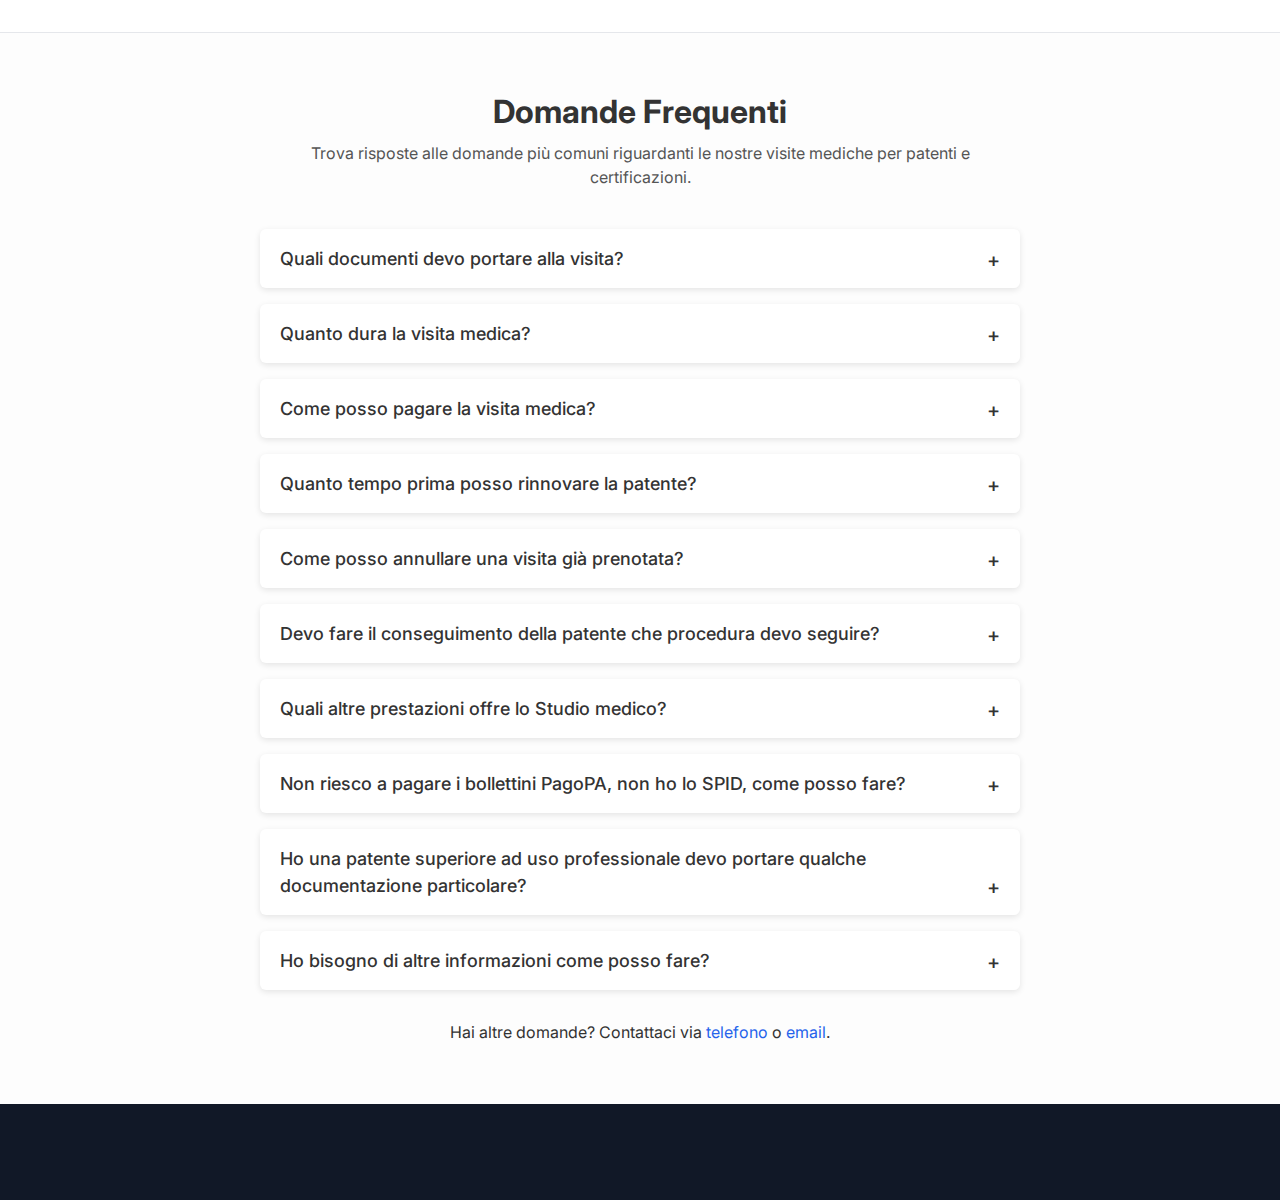
<file: faq.html>
<!DOCTYPE html>
<html lang="it">
<head>
  <meta charset="UTF-8">
  <meta name="viewport" content="width=device-width, initial-scale=1.0">
  <title>FAQ - Studio Medico Paolo Farulo</title>
  <link rel="stylesheet" href="styles.css">
  <link href="https://fonts.googleapis.com/css2?family=Inter:wght@400;500;600;700&display=swap" rel="stylesheet">
  <style>
    body { font-family: 'Inter', sans-serif; margin: 0; padding: 0; background: #fdfdfd; color: #333; }
    .faq-container { max-width: 800px; margin: 60px auto; padding: 0 20px; }
    .page-title { text-align: center; font-size: 2rem; margin-bottom: 10px; }
    .section-description { text-align: center; margin-bottom: 40px; color: #555; }
    details { background: #fff; margin-bottom: 16px; border-radius: 6px; box-shadow: 0 2px 6px rgba(0,0,0,0.1); overflow: visible; }
    summary { padding: 16px 20px; font-size: 1.125rem; font-weight: 500; cursor: pointer; position: relative; list-style: none; }
    summary::-webkit-details-marker { display: none; }
    summary::after { content: '+'; position: absolute; right: 20px; font-size: 1.25rem; transition: transform 0.2s ease; }
    details[open] summary::after { content: '−'; }
    .faq-answer { padding: 0 20px 20px; font-size: 0.975rem; line-height: 1.6; color: #444; }
    footer .footer-col { margin-bottom: 20px; }
  </style>
</head>
<body>
  <header class="header">
    <!-- Header omitted for brevity -->
  </header>
  <main>
    <div class="faq-container">
      <h1 class="page-title">Domande Frequenti</h1>
      <p class="section-description">Trova risposte alle domande più comuni riguardanti le nostre visite mediche per patenti e certificazioni.</p>

      <details>
        <summary>Quali documenti devo portare alla visita?</summary>
        <div class="faq-answer">
          <p>Per la visita di rinnovo patente è necessario portare: documento d'identità valido, patente di guida attuale, eventuali certificati medici precedenti se pertinenti ed eventuali certificati medici delle patologie sofferte (se diabetico un certificato diabetologico recente). Se ultraottantenne è consigliato portare un certificato anamnestico rilasciato dal proprio medico di famiglia.</p>
        </div>
      </details>

      <details>
        <summary>Quanto dura la visita medica?</summary>
        <div class="faq-answer">
          <p>La visita medica per il rinnovo della patente generalmente dura circa 15-20 minuti. Questo include controllo della vista con altri eventuali esami specialistici specifici e una valutazione generale delle condizioni di salute.</p>
        </div>
      </details>

      <details>
        <summary>Come posso pagare la visita medica?</summary>
        <div class="faq-answer">
          <p>Accettiamo diverse modalità di pagamento: contanti, carte di credito/debito e bonifico bancario. Il pagamento viene effettuato direttamente in studio al termine della visita.</p>
        </div>
      </details>

      <details>
        <summary>Quanto tempo prima posso rinnovare la patente?</summary>
        <div class="faq-answer">
          <p>È possibile rinnovare la patente a partire da 4 mesi prima della scadenza. Ti consigliamo di non aspettare l'ultimo momento per evitare problemi in caso di necessità di esami supplementari.</p>
        </div>
      </details>

      <details>
        <summary>Come posso annullare una visita già prenotata?</summary>
        <div class="faq-answer">
          <p>Per annullare o riprogrammare una visita, puoi contattarci telefonicamente al numero 0461 810712 o via email a paolofarulo@gmail.com con almeno 24 ore di anticipo.</p>
        </div>
      </details>

      <details>
        <summary>Devo fare il conseguimento della patente che procedura devo seguire?</summary>
        <div class="faq-answer">
          <p>Per il conseguimento della patente, devi prima ottenere il certificato medico di idoneità presso il nostro studio. Successivamente, potrai iscriverti a una scuola guida portando il certificato rilasciato. La scuola guida ti seguirà per tutto l'iter formativo fino all'esame.</p>
        </div>
      </details>

      <details>
        <summary>Quali altre prestazioni offre lo Studio medico?</summary>
        <div class="faq-answer">
          <p>Oltre ai servizi per patenti, offriamo certificazioni per porto d'armi, patenti nautiche, certificati per attività sportiva non agonistica, certificati per l'idoneità lavorativa e altre certificazioni mediche specialistiche. Contattaci per informazioni specifiche.</p>
        </div>
      </details>

      <details>
        <summary>Non riesco a pagare i bollettini PagoPA, non ho lo SPID, come posso fare?</summary>
        <div class="faq-answer">
          <p>Non preoccuparti, possiamo aiutarti con il pagamento dei bollettini PagoPA direttamente in studio. Non è necessario avere lo SPID, ci occuperemo noi di tutte le procedure amministrative necessarie.</p>
        </div>
      </details>

      <details>
        <summary>Ho una patente superiore ad uso professionale devo portare qualche documentazione particolare?</summary>
        <div class="faq-answer">
          <p>Sì, per le patenti superiori (C, D, E) o per uso professionale, oltre ai documenti standard, è necessario portare eventuali certificati medici specialistici precedenti e, in alcuni casi, potrebbe essere richiesto un elettrocardiogramma recente. Ti consigliamo di contattarci in anticipo per verificare la documentazione specifica necessaria.</p>
        </div>
      </details>

      <details>
        <summary>Ho bisogno di altre informazioni come posso fare?</summary>
        <div class="faq-answer">
          <p>Per qualsiasi altra informazione, puoi contattarci telefonicamente al numero 0461 810712, via email a paolofarulo@gmail.com o visitare il nostro studio negli orari di apertura. Siamo a tua disposizione per rispondere a tutte le tue domande.</p>
        </div>
      </details>

      <div style="text-align:center; margin-top:30px;">
        <p>Hai altre domande? Contattaci via <a href="tel:0461810712">telefono</a> o <a href="mailto:paolofarulo@gmail.com">email</a>.</p>
      </div>
    </div>
  </main>

  <footer class="footer">
    <!-- Footer omitted for brevity -->
  </footer>
</body>
</html>
</file>
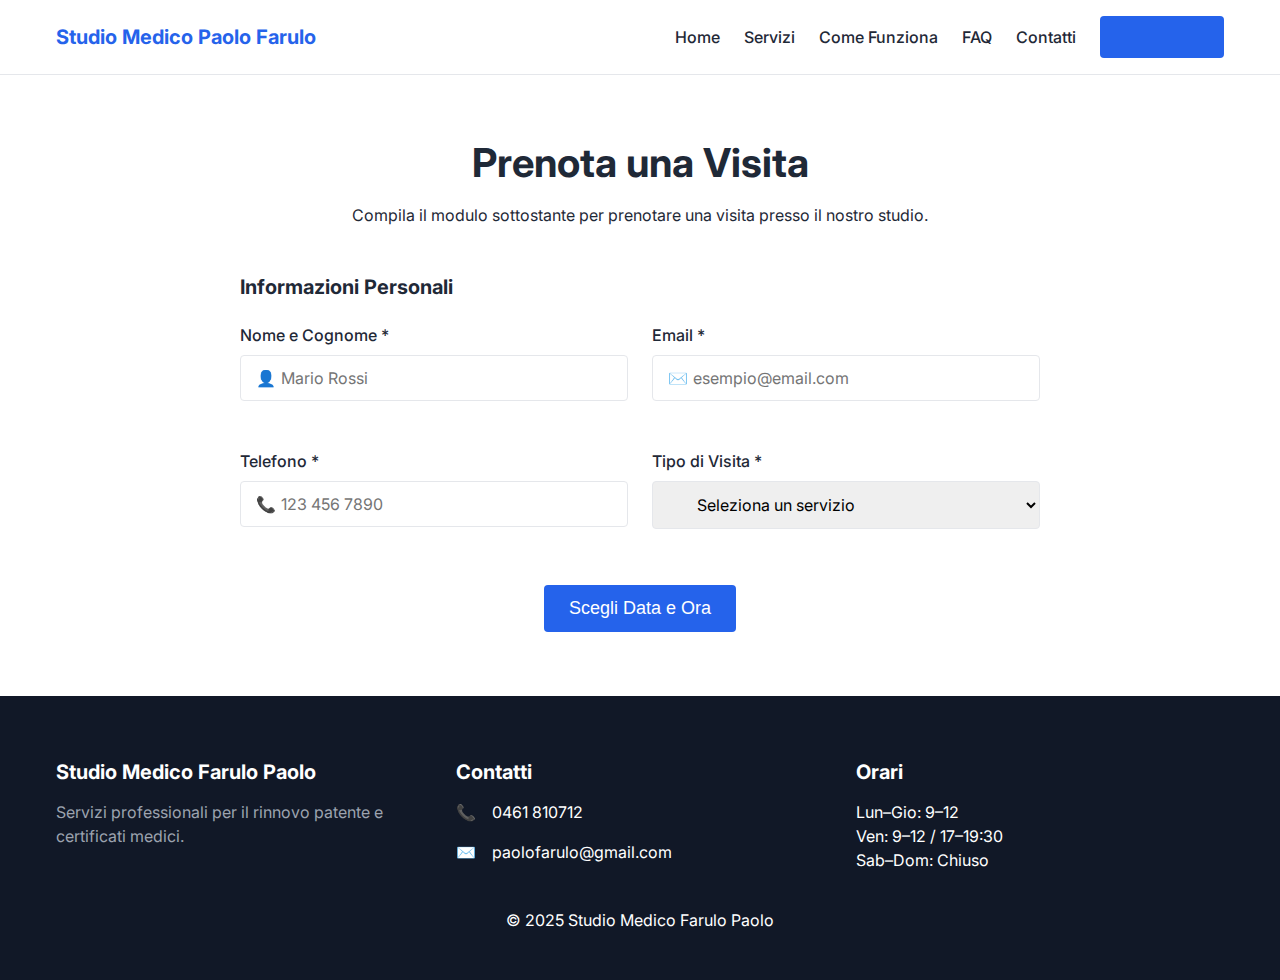
<file: prenota.html>
<!DOCTYPE html>
<html lang="it">
<head>
  <meta charset="UTF-8">
  <meta name="viewport" content="width=device-width, initial-scale=1.0">
  <title>Prenota - Studio Medico Paolo Farulo</title>
  <link rel="stylesheet" href="styles.css">
  <link href="https://fonts.googleapis.com/css2?family=Inter:wght@400;500;600;700&display=swap" rel="stylesheet">
  <script src="https://assets.calendly.com/assets/external/widget.js" type="text/javascript"></script>
</head>
<body>
  <header class="header">
    <div class="container">
      <div class="header-content">
        <a href="index.html" class="logo">Studio Medico Paolo Farulo</a>
        <button id="menu-toggle" class="menu-toggle" aria-label="Toggle menu">
          <span class="menu-icon"></span>
        </button>
        <nav id="main-nav" class="main-nav">
          <ul class="nav-list">
            <li><a href="index.html" class="nav-link">Home</a></li>
            <li><a href="servizi.html" class="nav-link">Servizi</a></li>
            <li><a href="come-funziona.html" class="nav-link">Come Funziona</a></li>
            <li><a href="faq.html" class="nav-link">FAQ</a></li>
            <li><a href="contatti.html" class="nav-link">Contatti</a></li>
            <li><a href="prenota.html" class="nav-link active btn btn-primary">Prenota Ora</a></li>
          </ul>
        </nav>
      </div>
    </div>
  </header>

  <main>
    <section class="page-section">
      <div class="container">
        <div id="booking-form-container">
          <h1 class="page-title">Prenota una Visita</h1>
          <p class="section-description">
            Compila il modulo sottostante per prenotare una visita presso il nostro studio.
          </p>

          <form id="booking-form" class="booking-form">
            <div class="form-section">
              <h2 class="form-section-title">Informazioni Personali</h2>
              <div class="form-grid">
                <div class="form-group">
                  <label for="name" class="form-label">Nome e Cognome *</label>
                  <div class="input-icon-wrapper">
                    <span class="input-icon">👤</span>
                    <input type="text" id="name" name="name" required class="form-input" placeholder="Mario Rossi">
                  </div>
                </div>
                <div class="form-group">
                  <label for="email" class="form-label">Email *</label>
                  <div class="input-icon-wrapper">
                    <span class="input-icon">✉️</span>
                    <input type="email" id="email" name="email" required class="form-input" placeholder="esempio@email.com">
                  </div>
                </div>
                <div class="form-group">
                  <label for="phone" class="form-label">Telefono *</label>
                  <div class="input-icon-wrapper">
                    <span class="input-icon">📞</span>
                    <input type="tel" id="phone" name="phone" required class="form-input" placeholder="123 456 7890">
                  </div>
                </div>
                <div class="form-group">
                  <label for="service" class="form-label">Tipo di Visita *</label>
                  <select id="service" name="service" required class="form-select">
                    <option value="" disabled selected>Seleziona un servizio</option>
                    <option value="rinnovo-patente">Rinnovo Patente</option>
                    <option value="primo-conseguimento">Primo Conseguimento</option>
                    <option value="porto-armi">Porto d'Armi</option>
                    <option value="patente-nautica">Patente Nautica</option>
                    <option value="tempi-reazione">Tempi di Reazione</option>
                    <option value="altro">Altra Certificazione</option>
                  </select>
                </div>
              </div>
            </div>
            <div class="form-submit">
              <button type="button" id="to-calendly" class="btn btn-primary btn-large">Scegli Data e Ora</button>
            </div>
          </form>
        </div>

        <div id="calendly-container" style="display:none; margin-top: 40px;">
          <div class="calendly-inline-widget" data-url="https://calendly.com/paolofarulo/prenota-ora-la-tua-visita" style="min-width:320px;height:700px;"></div>
        </div>
      </div>
    </section>
  </main>

  <footer class="footer">
    <div class="container">
      <div class="footer-grid">
        <div class="footer-col">
          <h3 class="footer-title">Studio Medico Farulo Paolo</h3>
          <p class="footer-text">Servizi professionali per il rinnovo patente e certificati medici.</p>
        </div>
        <div class="footer-col">
          <h3 class="footer-title">Contatti</h3>
          <p><span class="contact-icon">📞</span> 0461 810712</p>
          <p><span class="contact-icon">✉️</span> paolofarulo@gmail.com</p>
        </div>
        <div class="footer-col">
          <h3 class="footer-title">Orari</h3>
          <p>Lun–Gio: 9–12<br>Ven: 9–12 / 17–19:30<br>Sab–Dom: Chiuso</p>
        </div>
      </div>
        <p style="text-align:center; margin-top:20px;">© 2025 Studio Medico Farulo Paolo</p>
    </div>
  </footer>

  <script>
    document.getElementById('to-calendly').addEventListener('click', function() {
      document.getElementById('booking-form-container').style.display = 'none';
      document.getElementById('calendly-container').style.display = 'block';
    });
  </script>
</body>
</html>
</file>
<file: styles.css>
/* Base Styles */
:root {
  --color-primary: #2563eb;
  --color-primary-dark: #1d4ed8;
  --color-primary-light: #3b82f6;
  --color-primary-bg: #eff6ff;
  --color-text: #1f2937;
  --color-text-light: #6b7280;
  --color-background: #ffffff;
  --color-border: #e5e7eb;
  --color-success: #10b981;
  --color-success-bg: #ecfdf5;
  --color-gray-50: #f9fafb;
  --color-gray-100: #f3f4f6;
  --color-gray-200: #e5e7eb;
  --color-gray-300: #d1d5db;
  --color-gray-400: #9ca3af;
  --color-gray-500: #6b7280;
  --color-gray-600: #4b5563;
  --color-gray-700: #374151;
  --color-gray-800: #1f2937;
  --color-gray-900: #111827;
  --shadow-sm: 0 1px 2px 0 rgba(0, 0, 0, 0.05);
  --shadow: 0 1px 3px 0 rgba(0, 0, 0, 0.1), 0 1px 2px 0 rgba(0, 0, 0, 0.06);
  --shadow-md: 0 4px 6px -1px rgba(0, 0, 0, 0.1), 0 2px 4px -1px rgba(0, 0, 0, 0.06);
  --shadow-lg: 0 10px 15px -3px rgba(0, 0, 0, 0.1), 0 4px 6px -2px rgba(0, 0, 0, 0.05);
  --radius-sm: 0.125rem;
  --radius: 0.25rem;
  --radius-md: 0.375rem;
  --radius-lg: 0.5rem;
  --radius-xl: 0.75rem;
  --radius-2xl: 1rem;
  --radius-full: 9999px;
}

* {
  margin: 0;
  padding: 0;
  box-sizing: border-box;
}

html {
  font-size: 16px;
  scroll-behavior: smooth;
}

body {
  font-family: "Inter", -apple-system, BlinkMacSystemFont, "Segoe UI", Roboto, Oxygen, Ubuntu, Cantarell, "Open Sans",
    "Helvetica Neue", sans-serif;
  color: var(--color-text);
  line-height: 1.5;
  background-color: var(--color-background);
}

a {
  color: var(--color-primary);
  text-decoration: none;
  transition: color 0.2s ease;
}

a:hover {
  color: var(--color-primary-dark);
}

img {
  max-width: 100%;
  height: auto;
}

/* Typography */
h1,
h2,
h3,
h4,
h5,
h6 {
  margin-bottom: 0.5em;
  font-weight: 700;
  line-height: 1.2;
}

h1 {
  font-size: 2.5rem;
}

h2 {
  font-size: 2rem;
}

h3 {
  font-size: 1.5rem;
}

p {
  margin-bottom: 1rem;
}

/* Layout */
.container {
  width: 100%;
  max-width: 1200px;
  margin: 0 auto;
  padding: 0 1rem;
}

.text-center {
  text-align: center;
}

.mt-16 {
  margin-top: 1rem;
}

.mt-32 {
  margin-top: 2rem;
}

.mt-64 {
  margin-top: 4rem;
}

.mb-16 {
  margin-bottom: 1rem;
}

/* Header */
.header {
  border-bottom: 1px solid var(--color-border);
  padding: 1rem 0;
  background-color: var(--color-background);
}

.header-content {
  display: flex;
  justify-content: space-between;
  align-items: center;
}

.logo {
  font-size: 1.25rem;
  font-weight: 700;
  color: var(--color-primary);
}

.menu-toggle {
  display: block;
  background: none;
  border: none;
  cursor: pointer;
  padding: 0.5rem;
}

.menu-icon {
  display: block;
  width: 24px;
  height: 2px;
  background-color: var(--color-text);
  position: relative;
}

.menu-icon::before,
.menu-icon::after {
  content: "";
  position: absolute;
  width: 24px;
  height: 2px;
  background-color: var(--color-text);
  transition: transform 0.2s ease;
}

.menu-icon::before {
  top: -6px;
}

.menu-icon::after {
  bottom: -6px;
}

.main-nav {
  display: none;
  position: absolute;
  top: 100%;
  left: 0;
  right: 0;
  background-color: var(--color-background);
  border-bottom: 1px solid var(--color-border);
  box-shadow: var(--shadow);
  z-index: 10;
}

.main-nav.active {
  display: block;
}

.nav-list {
  list-style: none;
  padding: 1rem;
}

.nav-link {
  display: block;
  padding: 0.75rem 0;
  color: var(--color-text);
  font-weight: 500;
}

.nav-link:hover,
.nav-link.active {
  color: var(--color-primary);
}

@media (min-width: 768px) {
  .menu-toggle {
    display: none;
  }

  .main-nav {
    display: block;
    position: static;
    border: none;
    box-shadow: none;
  }

  .nav-list {
    display: flex;
    align-items: center;
    padding: 0;
  }

  .nav-list li:not(:last-child) {
    margin-right: 1.5rem;
  }

  .nav-link {
    padding: 0;
  }
}

/* Buttons */
.btn {
  display: inline-block;
  padding: 0.5rem 1rem;
  font-weight: 500;
  text-align: center;
  border-radius: var(--radius);
  transition: all 0.2s ease;
  cursor: pointer;
  border: 1px solid transparent;
}

.btn-primary {
  background-color: var(--color-primary);
  color: white;
}

.btn-primary:hover {
  background-color: var(--color-primary-dark);
  color: white;
}

.btn-outline {
  background-color: transparent;
  border-color: var(--color-gray-300);
  color: var(--color-text);
}

.btn-outline:hover {
  background-color: var(--color-gray-100);
}

.btn-large {
  padding: 0.75rem 1.5rem;
  font-size: 1.125rem;
}

/* Hero Section */
.hero {
  padding: 4rem 0;
  background-color: var(--color-gray-100);
}

.hero-content {
  max-width: 800px;
  margin: 0 auto;
  text-align: center;
}

.hero-text {
  font-size: 1.125rem;
  margin-bottom: 2rem;
}

.features-grid {
  display: grid;
  grid-template-columns: repeat(2, 1fr);
  gap: 1rem;
  max-width: 500px;
  margin: 0 auto 2rem;
}

.feature {
  display: flex;
  align-items: center;
}

.feature-icon {
  color: var(--color-primary);
  margin-right: 0.5rem;
}

.hero-buttons {
  display: flex;
  flex-direction: column;
  gap: 1rem;
  align-items: center;
}

@media (min-width: 640px) {
  .hero-buttons {
    flex-direction: row;
    justify-content: center;
  }
}

/* Services Section */
.services {
  padding: 4rem 0;
}

.section-title {
  text-align: center;
  margin-bottom: 1rem;
}

.section-description {
  text-align: center;
  max-width: 800px;
  margin: 0 auto 3rem;
}

.services-grid {
  display: grid;
  grid-template-columns: 1fr;
  gap: 2rem;
}

@media (min-width: 768px) {
  .services-grid {
    grid-template-columns: repeat(2, 1fr);
  }
}

@media (min-width: 1024px) {
  .services-grid {
    grid-template-columns: repeat(3, 1fr);
  }
}

.service-card {
  border: 1px solid var(--color-border);
  border-radius: var(--radius-lg);
  overflow: hidden;
  box-shadow: var(--shadow-sm);
  transition: box-shadow 0.2s ease;
}

.service-card:hover {
  box-shadow: var(--shadow-md);
}

.service-image {
  height: 200px;
  overflow: hidden;
}

.service-image img {
  width: 100%;
  height: 100%;
  object-fit: cover;
}

.service-content {
  padding: 1.5rem;
}

.service-content h3 {
  margin-bottom: 0.75rem;
}

.service-content p {
  margin-bottom: 1.5rem;
  color: var(--color-text-light);
}

.link-arrow {
  display: inline-flex;
  align-items: center;
  color: var(--color-primary);
  font-weight: 500;
}

.link-arrow:hover {
  text-decoration: underline;
}

.arrow {
  margin-left: 0.5rem;
}

/* How It Works Section */
.how-it-works {
  padding: 4rem 0;
  background-color: var(--color-gray-100);
}

.steps-grid {
  display: grid;
  grid-template-columns: repeat(1, 1fr);
  gap: 2rem;
}

@media (min-width: 640px) {
  .steps-grid {
    grid-template-columns: repeat(2, 1fr);
  }
}

@media (min-width: 1024px) {
  .steps-grid {
    grid-template-columns: repeat(5, 1fr);
  }
}

.step {
  text-align: center;
}

.step-number {
  width: 3rem;
  height: 3rem;
  background-color: var(--color-primary);
  color: white;
  border-radius: 50%;
  display: flex;
  align-items: center;
  justify-content: center;
  margin: 0 auto 1rem;
  font-weight: 700;
}

.step-title {
  margin-bottom: 0.5rem;
}

.step-description {
  color: var(--color-text-light);
}

/* Footer */
.footer {
  background-color: var(--color-gray-900);
  color: white;
  padding: 4rem 0 2rem;
}

.footer-grid {
  display: grid;
  grid-template-columns: 1fr;
  gap: 2rem;
}

@media (min-width: 768px) {
  .footer-grid {
    grid-template-columns: repeat(3, 1fr);
  }
}

.footer-title {
  font-size: 1.25rem;
  margin-bottom: 1rem;
}

.footer-text {
  color: var(--color-gray-400);
  margin-bottom: 1rem;
}

.footer-link {
  color: var(--color-primary-light);
}

.footer-link:hover {
  text-decoration: underline;
}

.footer-address {
  font-style: normal;
}

.contact-item {
  display: flex;
  margin-bottom: 0.75rem;
}

.contact-icon {
  margin-right: 0.75rem;
}

.hours-row {
  display: flex;
  justify-content: space-between;
  margin-bottom: 0.5rem;
}

.footer-bottom {
  margin-top: 3rem;
  padding-top: 2rem;
  border-top: 1px solid var(--color-gray-800);
  display: flex;
  flex-direction: column;
  align-items: center;
}

.footer-bottom p {
  color: var(--color-gray-400);
  margin-bottom: 1rem;
}

.footer-links {
  display: flex;
  gap: 1.5rem;
}

.footer-bottom-link {
  color: var(--color-gray-400);
}

.footer-bottom-link:hover {
  color: white;
}

@media (min-width: 768px) {
  .footer-bottom {
    flex-direction: row;
    justify-content: space-between;
  }

  .footer-bottom p {
    margin-bottom: 0;
  }
}

/* Page Sections */
.page-section {
  padding: 4rem 0;
}

.page-title {
  text-align: center;
  margin-bottom: 1rem;
}

/* Timeline (Come Funziona) */
.process-timeline {
  max-width: 900px;
  margin: 0 auto;
}

.timeline-item {
  margin-bottom: 4rem;
  position: relative;
}

.timeline-content {
  display: flex;
  flex-direction: column;
}

.timeline-left,
.timeline-right {
  width: 100%;
}

.timeline-box {
  background-color: var(--color-primary-bg);
  padding: 1.5rem;
  border-radius: var(--radius-lg);
}

.timeline-step {
  display: flex;
  align-items: center;
}

.timeline-title {
  color: var(--color-primary);
  margin-bottom: 1rem;
}

.timeline-text {
  margin-bottom: 1rem;
}

.timeline-note {
  font-weight: 500;
}

.timeline-line {
  display: none;
}

@media (min-width: 768px) {
  .timeline-content {
    flex-direction: row;
    gap: 3rem;
  }

  .timeline-left,
  .timeline-right {
    width: 50%;
  }

  .timeline-item.reverse .timeline-content {
    flex-direction: row-reverse;
  }

  .timeline-line {
    display: block;
    position: absolute;
    left: 50%;
    top: 100%;
    width: 2px;
    height: 4rem;
    background-color: var(--color-primary-bg);
    transform: translateX(-50%);
  }

  .timeline-item:last-child .timeline-line {
    display: none;
  }
}

/* FAQ */
.faq-container {
  max-width: 800px;
  margin: 0 auto;
}

.faq-item {
  margin-bottom: 1rem;
  border: 1px solid var(--color-border);
  border-radius: var(--radius-lg);
  overflow: hidden;
}

.faq-question {
  width: 100%;
  text-align: left;
  padding: 1rem;
  background-color: white;
  border: none;
  cursor: pointer;
  display: flex;
  justify-content: space-between;
  align-items: center;
  font-weight: 500;
  transition: background-color 0.2s ease;
}

.faq-question:hover {
  background-color: var(--color-gray-50);
}

.faq-icon {
  font-size: 1.25rem;
  transition: transform 0.2s ease;
}

.faq-question.active .faq-icon {
  transform: rotate(45deg);
}

.faq-answer {
  padding: 0;
  max-height: 0;
  overflow: hidden;
  transition: all 0.3s ease;
}

.faq-answer.active {
  padding: 1rem;
  max-height: 500px;
  background-color: var(--color-gray-50);
  border-top: 1px solid var(--color-border);
}

.contact-buttons {
  display: flex;
  flex-direction: column;
  gap: 1rem;
  align-items: center;
}

@media (min-width: 640px) {
  .contact-buttons {
    flex-direction: row;
    justify-content: center;
  }
}

/* Contact Page */
.contact-grid {
  display: grid;
  grid-template-columns: 1fr;
  gap: 2rem;
}

@media (min-width: 768px) {
  .contact-grid {
    grid-template-columns: repeat(2, 1fr);
  }
}

.map-container {
  height: 400px;
  border-radius: var(--radius-lg);
  overflow: hidden;
  border: 1px solid var(--color-border);
}

.contact-title {
  margin-bottom: 2rem;
}

.contact-details {
  display: grid;
  gap: 1.5rem;
}

.contact-detail-item {
  display: flex;
  align-items: flex-start;
}

.contact-icon-large {
  font-size: 1.5rem;
  margin-right: 1rem;
  margin-top: 0.25rem;
}

.contact-subtitle {
  font-weight: 600;
  margin-bottom: 0.5rem;
}

.hours-table {
  width: 100%;
}

.hours-table td {
  padding: 0.25rem 0;
}

.hours-table td:first-child {
  padding-right: 1rem;
}

/* Info Box */
.info-box {
  background-color: var(--color-gray-100);
  padding: 2rem;
  border-radius: var(--radius-lg);
  text-align: center;
}

.info-box h2 {
  margin-bottom: 1rem;
}

.info-box p {
  margin-bottom: 1.5rem;
  max-width: 600px;
  margin-left: auto;
  margin-right: auto;
}

/* Booking Form */
.booking-form {
  max-width: 800px;
  margin: 0 auto;
}

.form-section {
  margin-bottom: 2rem;
}

.form-section-title {
  margin-bottom: 1.5rem;
  font-size: 1.25rem;
}

.form-grid {
  display: grid;
  grid-template-columns: 1fr;
  gap: 1.5rem;
}

@media (min-width: 640px) {
  .form-grid {
    grid-template-columns: repeat(2, 1fr);
  }
}

.form-group {
  margin-bottom: 1.5rem;
}

.form-group.full-width {
  grid-column: 1 / -1;
}

.form-label {
  display: block;
  margin-bottom: 0.5rem;
  font-weight: 500;
}

.input-icon-wrapper {
  position: relative;
}

.input-icon {
  position: absolute;
  left: 1rem;
  top: 50%;
  transform: translateY(-50%);
  color: var(--color-gray-500);
}

.form-input,
.form-select,
.form-textarea {
  width: 100%;
  padding: 0.75rem 1rem 0.75rem 2.5rem;
  border: 1px solid var(--color-border);
  border-radius: var(--radius);
  font-family: inherit;
  font-size: 1rem;
}

.form-textarea {
  resize: vertical;
}

.form-input:focus,
.form-select:focus,
.form-textarea:focus {
  outline: none;
  border-color: var(--color-primary);
  box-shadow: 0 0 0 3px rgba(37, 99, 235, 0.1);
}

.form-note {
  background-color: var(--color-primary-bg);
  padding: 1rem;
  border-radius: var(--radius);
  margin-bottom: 2rem;
}

.form-submit {
  text-align: center;
}

/* Booking Confirmation */
.booking-confirmation {
  max-width: 600px;
  margin: 0 auto;
  text-align: center;
}

.confirmation-box {
  background-color: var(--color-success-bg);
  color: var(--color-success);
  padding: 2rem;
  border-radius: var(--radius-lg);
  margin-bottom: 2rem;
}

.confirmation-title {
  color: var(--color-success);
  margin-bottom: 0.5rem;
}

.confirmation-text {
  margin-bottom: 1.5rem;
}
</file>
